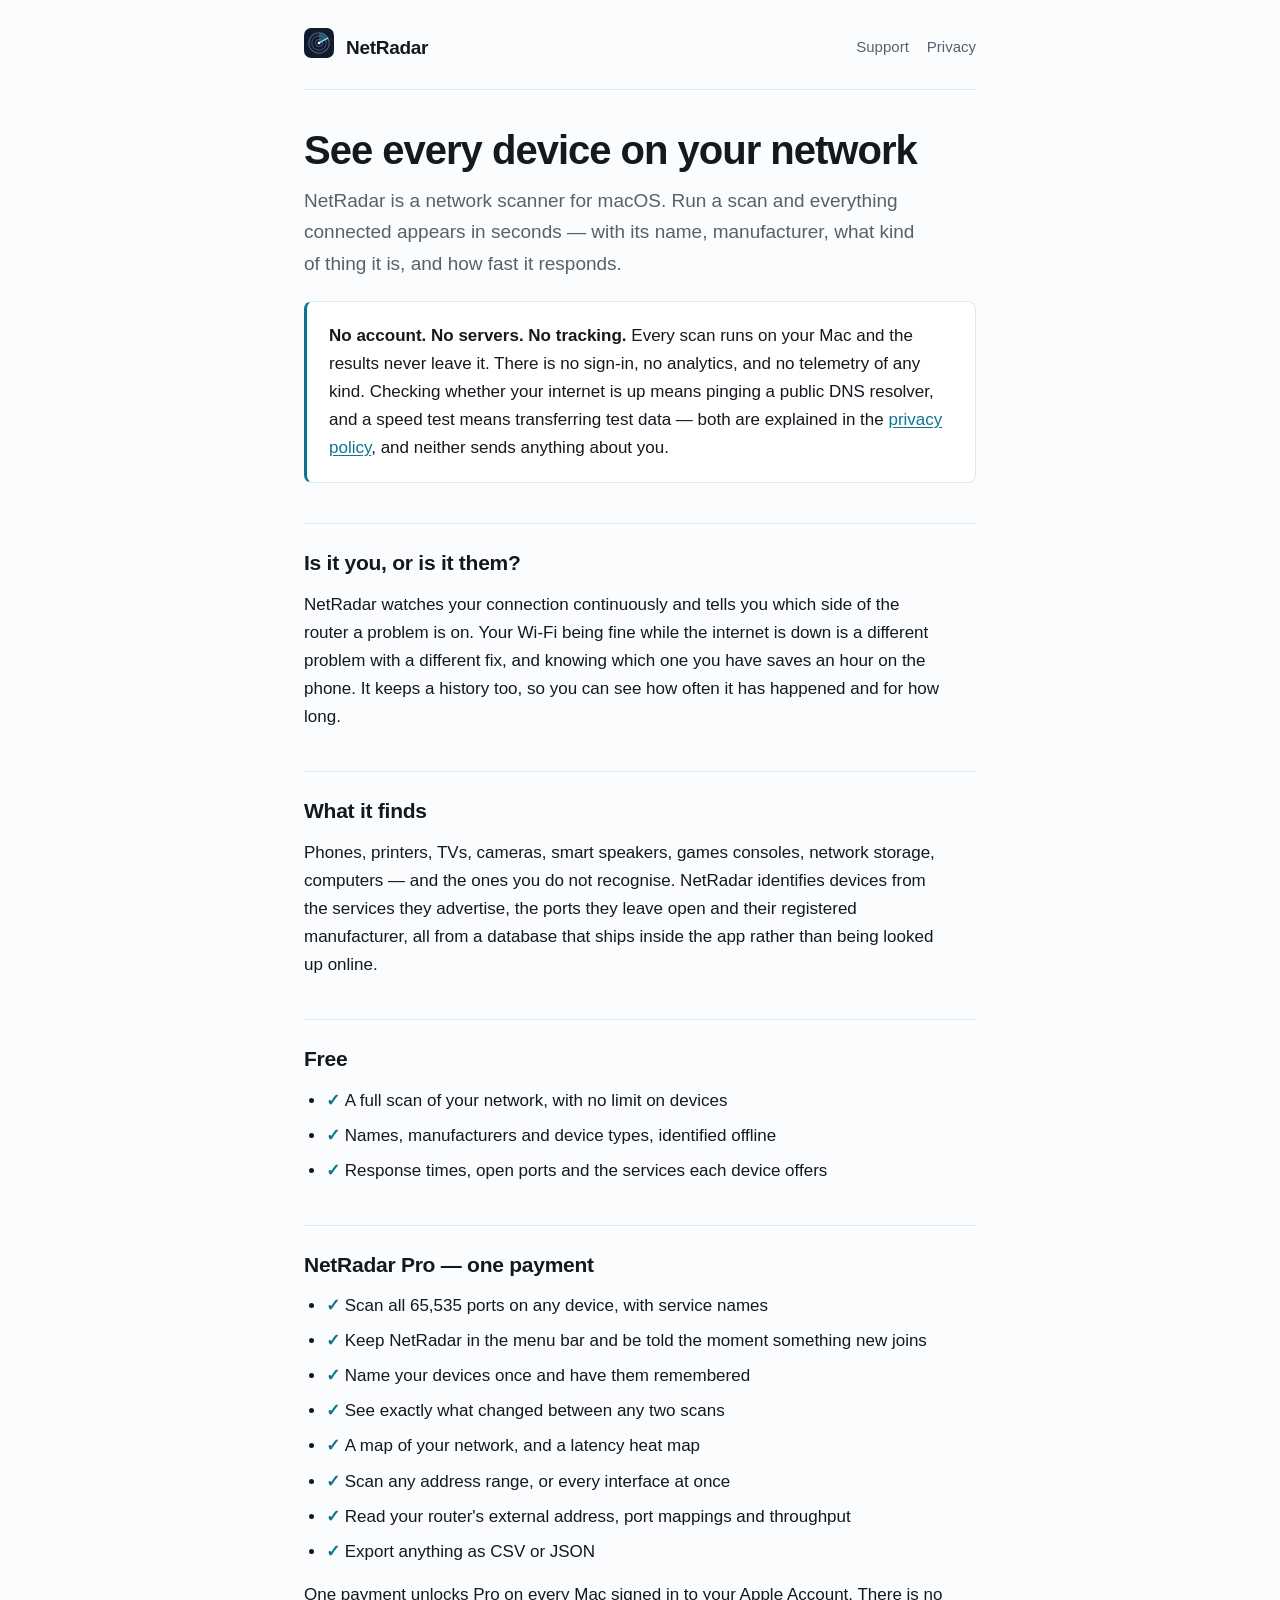
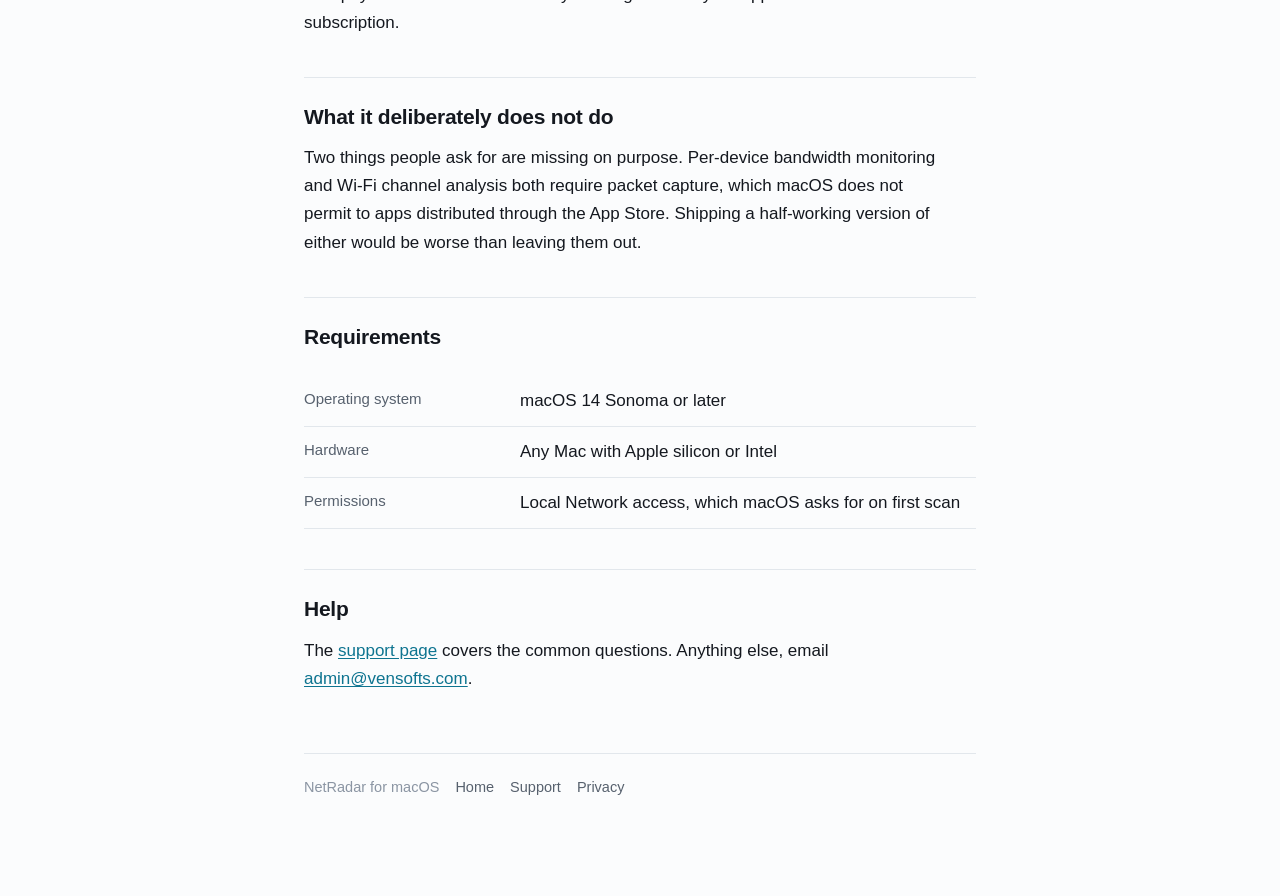
<file: docs/index.html>
<!DOCTYPE html>
<html lang="en">
<head>
<meta charset="utf-8">
<meta name="viewport" content="width=device-width, initial-scale=1">
<title>NetRadar · See every device on your network</title>
<meta name="description" content="A local network scanner for macOS. No account, no servers, nothing uploaded.">
<link rel="stylesheet" href="style.css">
</head>
<body>
<div class="wrap">

<header class="site">
  <span class="mark"><svg width="30" height="30" viewBox="0 0 100 100" xmlns="http://www.w3.org/2000/svg" role="img" aria-label="NetRadar"><rect width="100" height="100" rx="24" fill="#101B2E"/><g fill="none" stroke="#8FA3BC" stroke-opacity="0.5"><circle cx="50" cy="50" r="12" stroke-width="3"/><circle cx="50" cy="50" r="24" stroke-width="3"/><circle cx="50" cy="50" r="34" stroke-width="3.5"/></g><path d="M50 50 L50 16 A34 34 0 0 1 79 34 Z" fill="#3FB8D6" fill-opacity="0.34"/><path d="M50 50 L79 34" stroke="#8AE3F2" stroke-width="4.5" stroke-linecap="round"/><circle cx="50" cy="50" r="4.5" fill="#FFFFFF"/></svg></span>
  <a class="name" href="index.html">NetRadar</a>
  <nav>
    <a href="support.html">Support</a>
    <a href="privacy.html">Privacy</a>
  </nav>
</header>

<h1>See every device on your network</h1>
<p class="lede">NetRadar is a network scanner for macOS. Run a scan and everything connected appears in seconds — with its name, manufacturer, what kind of thing it is, and how fast it responds.</p>

<div class="card accent">
  <p><strong>No account. No servers. No tracking.</strong> Every scan runs on your Mac and the results never leave it. There is no sign-in, no analytics, and no telemetry of any kind. Checking whether your internet is up means pinging a public DNS resolver, and a speed test means transferring test data — both are explained in the <a href="privacy.html">privacy policy</a>, and neither sends anything about you.</p>
</div>

<h2>Is it you, or is it them?</h2>
<p>NetRadar watches your connection continuously and tells you which side of the router a problem is on. Your Wi-Fi being fine while the internet is down is a different problem with a different fix, and knowing which one you have saves an hour on the phone. It keeps a history too, so you can see how often it has happened and for how long.</p>

<h2>What it finds</h2>
<p>Phones, printers, TVs, cameras, smart speakers, games consoles, network storage, computers — and the ones you do not recognise. NetRadar identifies devices from the services they advertise, the ports they leave open and their registered manufacturer, all from a database that ships inside the app rather than being looked up online.</p>

<h2>Free</h2>
<ul>
  <li class="yes">A full scan of your network, with no limit on devices</li>
  <li class="yes">Names, manufacturers and device types, identified offline</li>
  <li class="yes">Response times, open ports and the services each device offers</li>
</ul>

<h2>NetRadar Pro — one payment</h2>
<ul>
  <li class="yes">Scan all 65,535 ports on any device, with service names</li>
  <li class="yes">Keep NetRadar in the menu bar and be told the moment something new joins</li>
  <li class="yes">Name your devices once and have them remembered</li>
  <li class="yes">See exactly what changed between any two scans</li>
  <li class="yes">A map of your network, and a latency heat map</li>
  <li class="yes">Scan any address range, or every interface at once</li>
  <li class="yes">Read your router's external address, port mappings and throughput</li>
  <li class="yes">Export anything as CSV or JSON</li>
</ul>
<p>One payment unlocks Pro on every Mac signed in to your Apple Account. There is no subscription.</p>

<h2>What it deliberately does not do</h2>
<p>Two things people ask for are missing on purpose. Per-device bandwidth monitoring and Wi-Fi channel analysis both require packet capture, which macOS does not permit to apps distributed through the App Store. Shipping a half-working version of either would be worse than leaving them out.</p>

<h2>Requirements</h2>
<dl class="facts">
  <div><dt>Operating system</dt><dd>macOS 14 Sonoma or later</dd></div>
  <div><dt>Hardware</dt><dd>Any Mac with Apple silicon or Intel</dd></div>
  <div><dt>Permissions</dt><dd>Local Network access, which macOS asks for on first scan</dd></div>
</dl>

<h2>Help</h2>
<p>The <a href="support.html">support page</a> covers the common questions. Anything else, email <a href="mailto:admin@vensofts.com">admin@vensofts.com</a>.</p>

<footer class="site">
  <span>NetRadar for macOS</span>
  <a href="index.html">Home</a>
  <a href="support.html">Support</a>
  <a href="privacy.html">Privacy</a>
</footer>

</div>
</body>
</html>
</file>
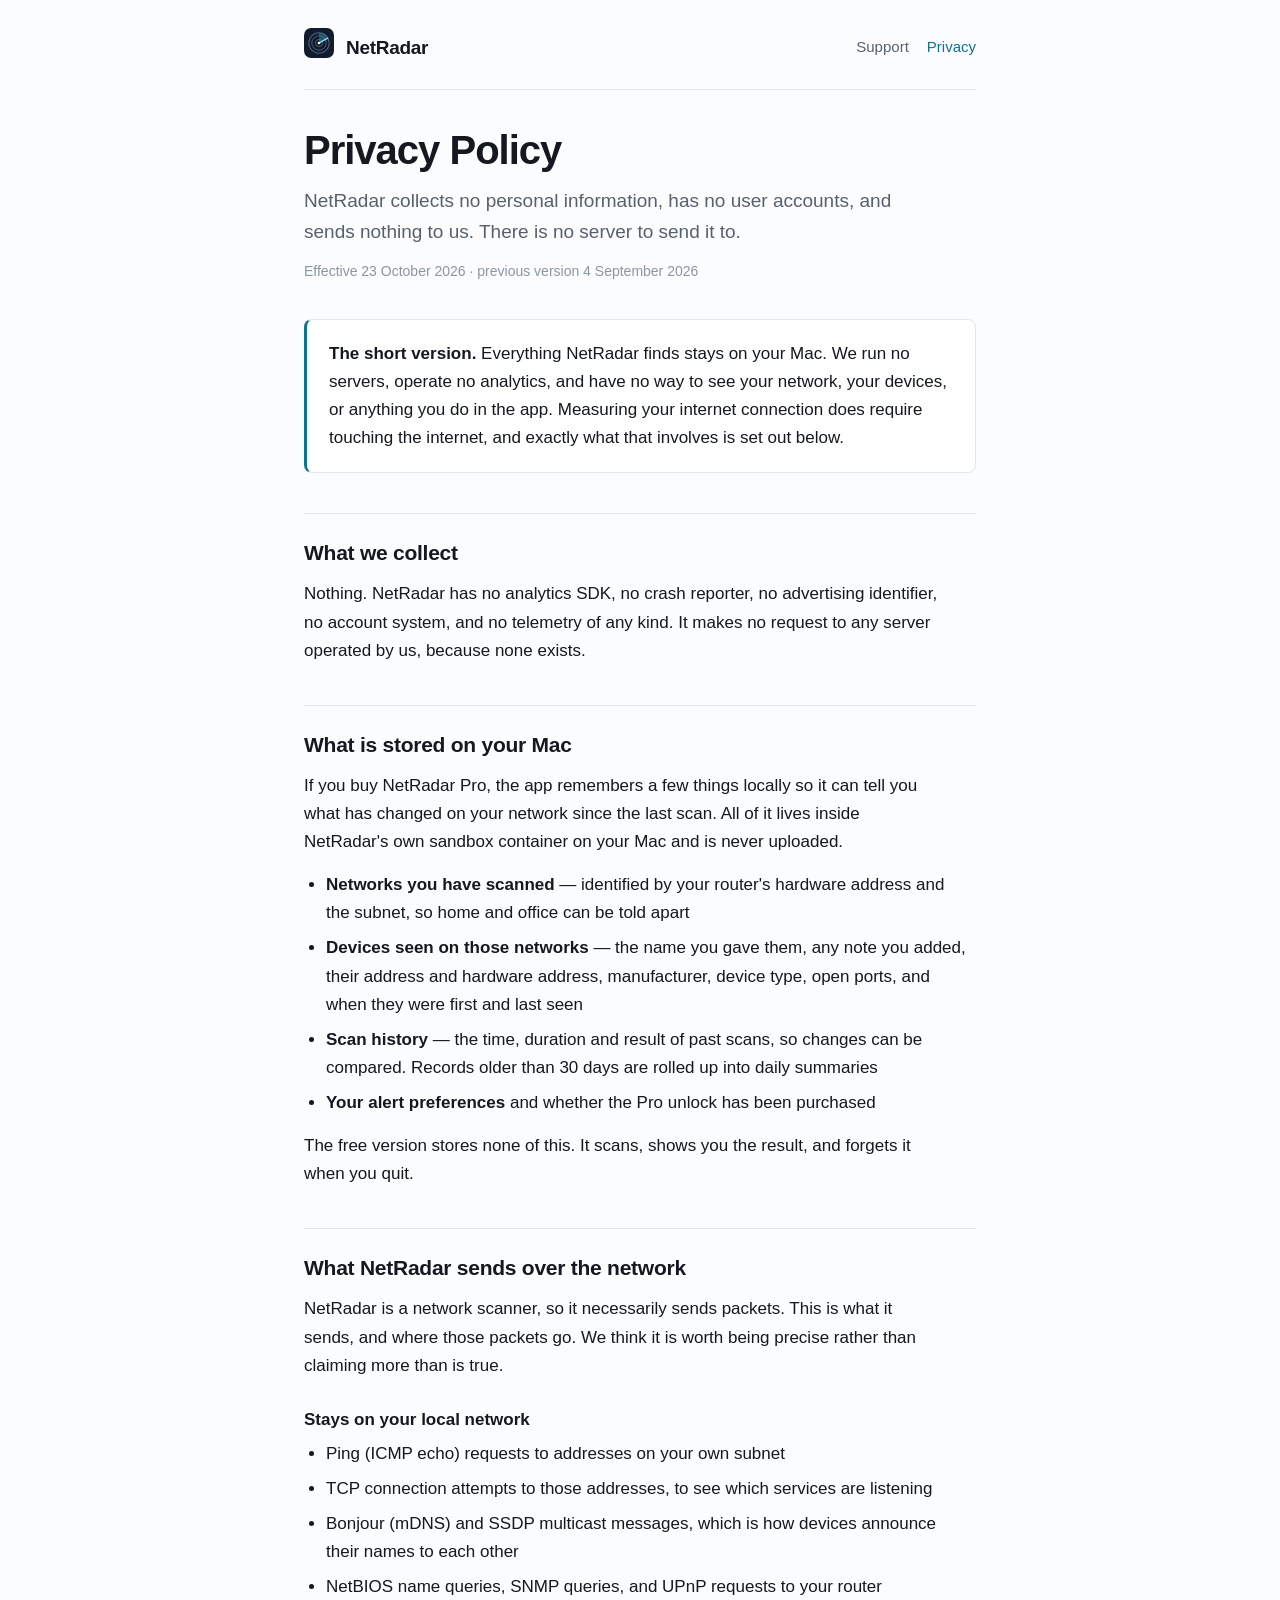
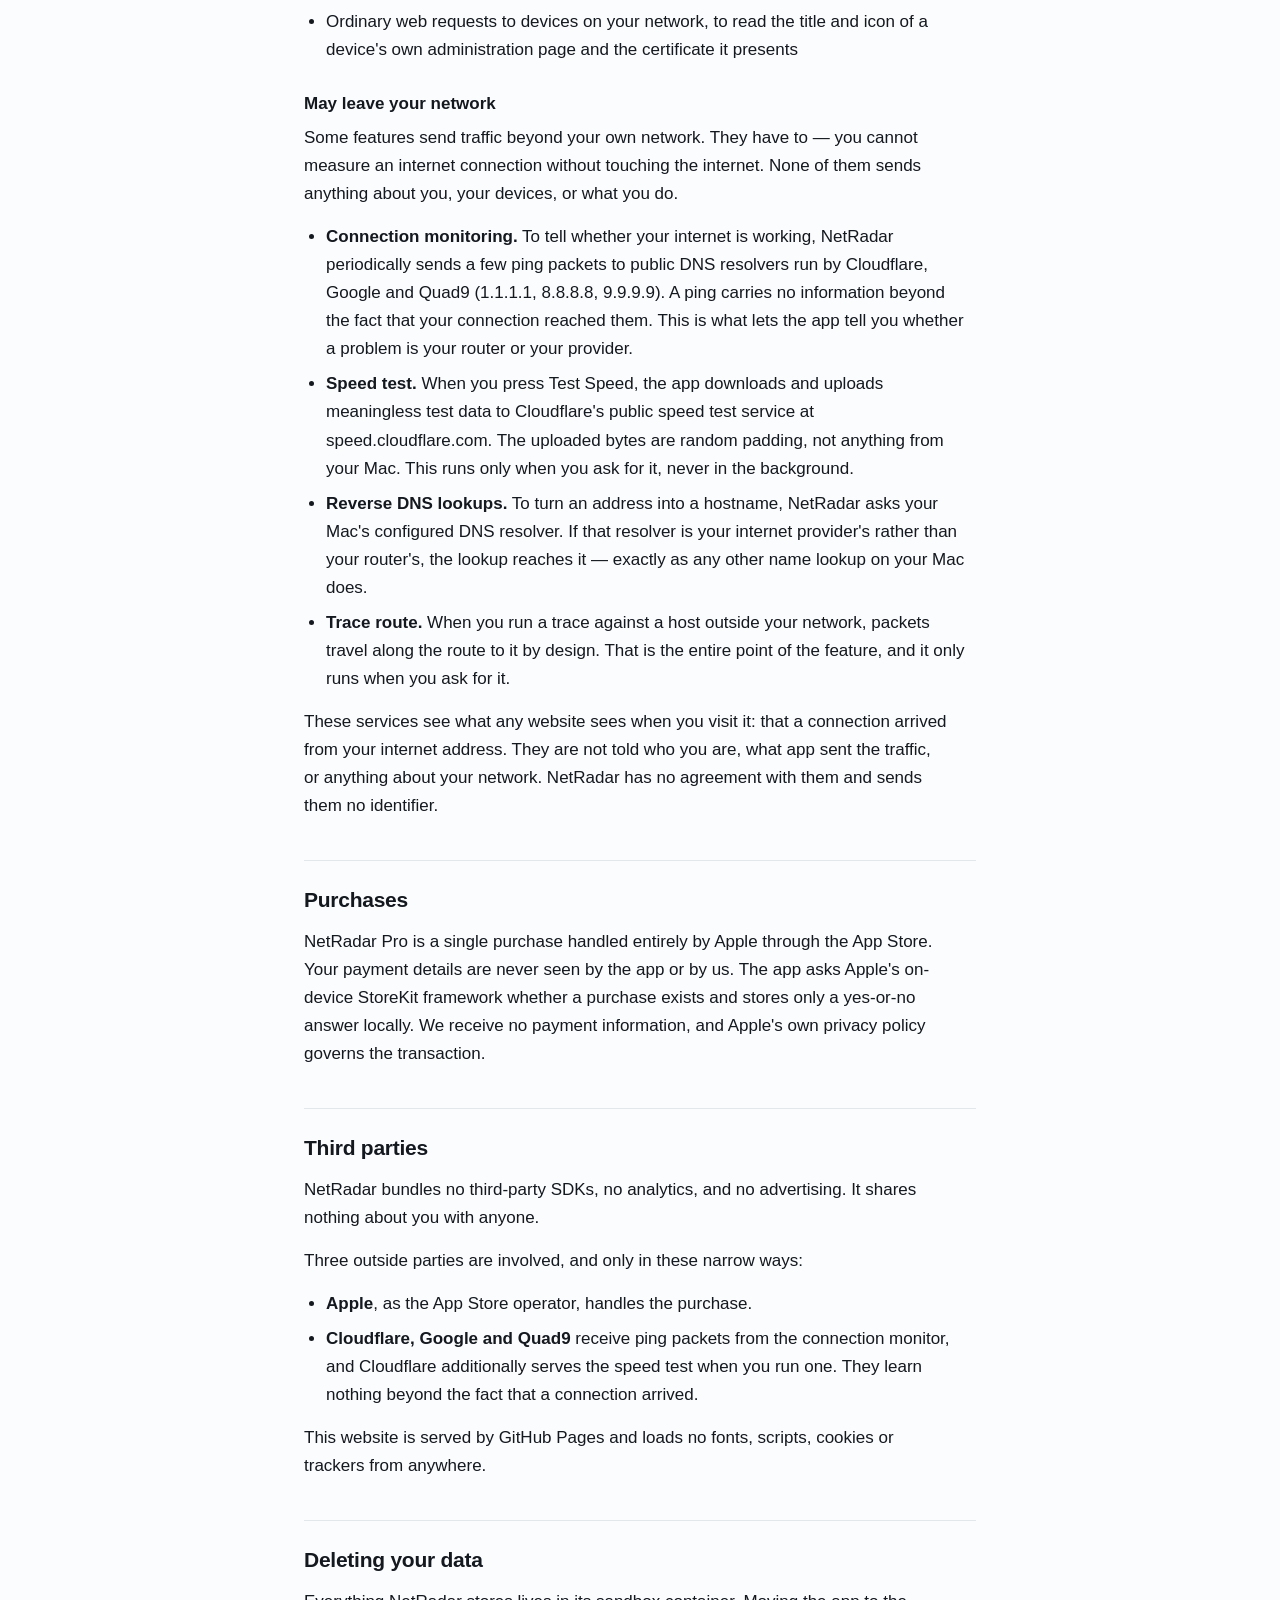
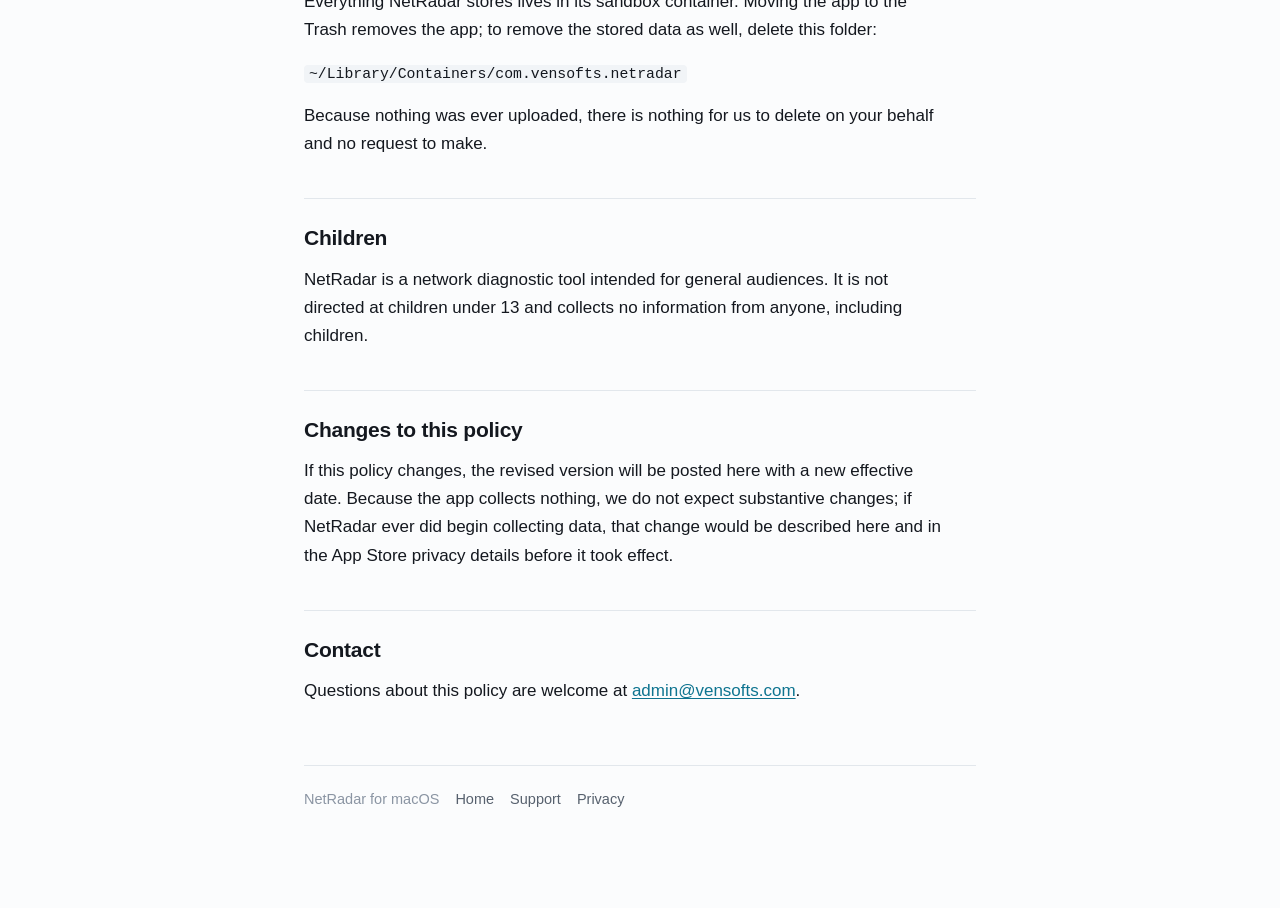
<file: docs/privacy.html>
<!DOCTYPE html>
<html lang="en">
<head>
<meta charset="utf-8">
<meta name="viewport" content="width=device-width, initial-scale=1">
<title>Privacy Policy · NetRadar</title>
<meta name="description" content="NetRadar collects nothing, transmits nothing, and has no servers. The full policy, in plain language.">
<link rel="stylesheet" href="style.css">
</head>
<body>
<div class="wrap">

<header class="site">
  <span class="mark"><svg width="30" height="30" viewBox="0 0 100 100" xmlns="http://www.w3.org/2000/svg" role="img" aria-label="NetRadar"><rect width="100" height="100" rx="24" fill="#101B2E"/><g fill="none" stroke="#8FA3BC" stroke-opacity="0.5"><circle cx="50" cy="50" r="12" stroke-width="3"/><circle cx="50" cy="50" r="24" stroke-width="3"/><circle cx="50" cy="50" r="34" stroke-width="3.5"/></g><path d="M50 50 L50 16 A34 34 0 0 1 79 34 Z" fill="#3FB8D6" fill-opacity="0.34"/><path d="M50 50 L79 34" stroke="#8AE3F2" stroke-width="4.5" stroke-linecap="round"/><circle cx="50" cy="50" r="4.5" fill="#FFFFFF"/></svg></span>
  <a class="name" href="index.html">NetRadar</a>
  <nav>
    <a href="support.html">Support</a>
    <a href="privacy.html" aria-current="page">Privacy</a>
  </nav>
</header>

<h1>Privacy Policy</h1>
<p class="lede">NetRadar collects no personal information, has no user accounts, and sends nothing to us. There is no server to send it to.</p>
<p class="updated">Effective 23 October 2026 · previous version 4 September 2026</p>

<div class="card accent">
  <p><strong>The short version.</strong> Everything NetRadar finds stays on your Mac. We run no servers, operate no analytics, and have no way to see your network, your devices, or anything you do in the app. Measuring your internet connection does require touching the internet, and exactly what that involves is set out below.</p>
</div>

<h2>What we collect</h2>
<p>Nothing. NetRadar has no analytics SDK, no crash reporter, no advertising identifier, no account system, and no telemetry of any kind. It makes no request to any server operated by us, because none exists.</p>

<h2>What is stored on your Mac</h2>
<p>If you buy NetRadar Pro, the app remembers a few things locally so it can tell you what has changed on your network since the last scan. All of it lives inside NetRadar's own sandbox container on your Mac and is never uploaded.</p>
<ul>
  <li><strong>Networks you have scanned</strong> — identified by your router's hardware address and the subnet, so home and office can be told apart</li>
  <li><strong>Devices seen on those networks</strong> — the name you gave them, any note you added, their address and hardware address, manufacturer, device type, open ports, and when they were first and last seen</li>
  <li><strong>Scan history</strong> — the time, duration and result of past scans, so changes can be compared. Records older than 30 days are rolled up into daily summaries</li>
  <li><strong>Your alert preferences</strong> and whether the Pro unlock has been purchased</li>
</ul>
<p>The free version stores none of this. It scans, shows you the result, and forgets it when you quit.</p>

<h2>What NetRadar sends over the network</h2>
<p>NetRadar is a network scanner, so it necessarily sends packets. This is what it sends, and where those packets go. We think it is worth being precise rather than claiming more than is true.</p>

<h3>Stays on your local network</h3>
<ul>
  <li>Ping (ICMP echo) requests to addresses on your own subnet</li>
  <li>TCP connection attempts to those addresses, to see which services are listening</li>
  <li>Bonjour (mDNS) and SSDP multicast messages, which is how devices announce their names to each other</li>
  <li>NetBIOS name queries, SNMP queries, and UPnP requests to your router</li>
  <li>Ordinary web requests to devices on your network, to read the title and icon of a device's own administration page and the certificate it presents</li>
</ul>

<h3>May leave your network</h3>
<p>Some features send traffic beyond your own network. They have to — you cannot measure an internet connection without touching the internet. None of them sends anything about you, your devices, or what you do.</p>
<ul>
  <li><strong>Connection monitoring.</strong> To tell whether your internet is working, NetRadar periodically sends a few ping packets to public DNS resolvers run by Cloudflare, Google and Quad9 (1.1.1.1, 8.8.8.8, 9.9.9.9). A ping carries no information beyond the fact that your connection reached them. This is what lets the app tell you whether a problem is your router or your provider.</li>
  <li><strong>Speed test.</strong> When you press Test Speed, the app downloads and uploads meaningless test data to Cloudflare's public speed test service at speed.cloudflare.com. The uploaded bytes are random padding, not anything from your Mac. This runs only when you ask for it, never in the background.</li>
  <li><strong>Reverse DNS lookups.</strong> To turn an address into a hostname, NetRadar asks your Mac's configured DNS resolver. If that resolver is your internet provider's rather than your router's, the lookup reaches it — exactly as any other name lookup on your Mac does.</li>
  <li><strong>Trace route.</strong> When you run a trace against a host outside your network, packets travel along the route to it by design. That is the entire point of the feature, and it only runs when you ask for it.</li>
</ul>
<p>These services see what any website sees when you visit it: that a connection arrived from your internet address. They are not told who you are, what app sent the traffic, or anything about your network. NetRadar has no agreement with them and sends them no identifier.</p>

<h2>Purchases</h2>
<p>NetRadar Pro is a single purchase handled entirely by Apple through the App Store. Your payment details are never seen by the app or by us. The app asks Apple's on-device StoreKit framework whether a purchase exists and stores only a yes-or-no answer locally. We receive no payment information, and Apple's own privacy policy governs the transaction.</p>

<h2>Third parties</h2>
<p>NetRadar bundles no third-party SDKs, no analytics, and no advertising. It shares nothing about you with anyone.</p>
<p>Three outside parties are involved, and only in these narrow ways:</p>
<ul>
  <li><strong>Apple</strong>, as the App Store operator, handles the purchase.</li>
  <li><strong>Cloudflare, Google and Quad9</strong> receive ping packets from the connection monitor, and Cloudflare additionally serves the speed test when you run one. They learn nothing beyond the fact that a connection arrived.</li>
</ul>
<p>This website is served by GitHub Pages and loads no fonts, scripts, cookies or trackers from anywhere.</p>

<h2>Deleting your data</h2>
<p>Everything NetRadar stores lives in its sandbox container. Moving the app to the Trash removes the app; to remove the stored data as well, delete this folder:</p>
<p><code>~/Library/Containers/com.vensofts.netradar</code></p>
<p>Because nothing was ever uploaded, there is nothing for us to delete on your behalf and no request to make.</p>

<h2>Children</h2>
<p>NetRadar is a network diagnostic tool intended for general audiences. It is not directed at children under 13 and collects no information from anyone, including children.</p>

<h2>Changes to this policy</h2>
<p>If this policy changes, the revised version will be posted here with a new effective date. Because the app collects nothing, we do not expect substantive changes; if NetRadar ever did begin collecting data, that change would be described here and in the App Store privacy details before it took effect.</p>

<h2>Contact</h2>
<p>Questions about this policy are welcome at <a href="mailto:admin@vensofts.com">admin@vensofts.com</a>.</p>

<footer class="site">
  <span>NetRadar for macOS</span>
  <a href="index.html">Home</a>
  <a href="support.html">Support</a>
  <a href="privacy.html">Privacy</a>
</footer>

</div>
</body>
</html>
</file>
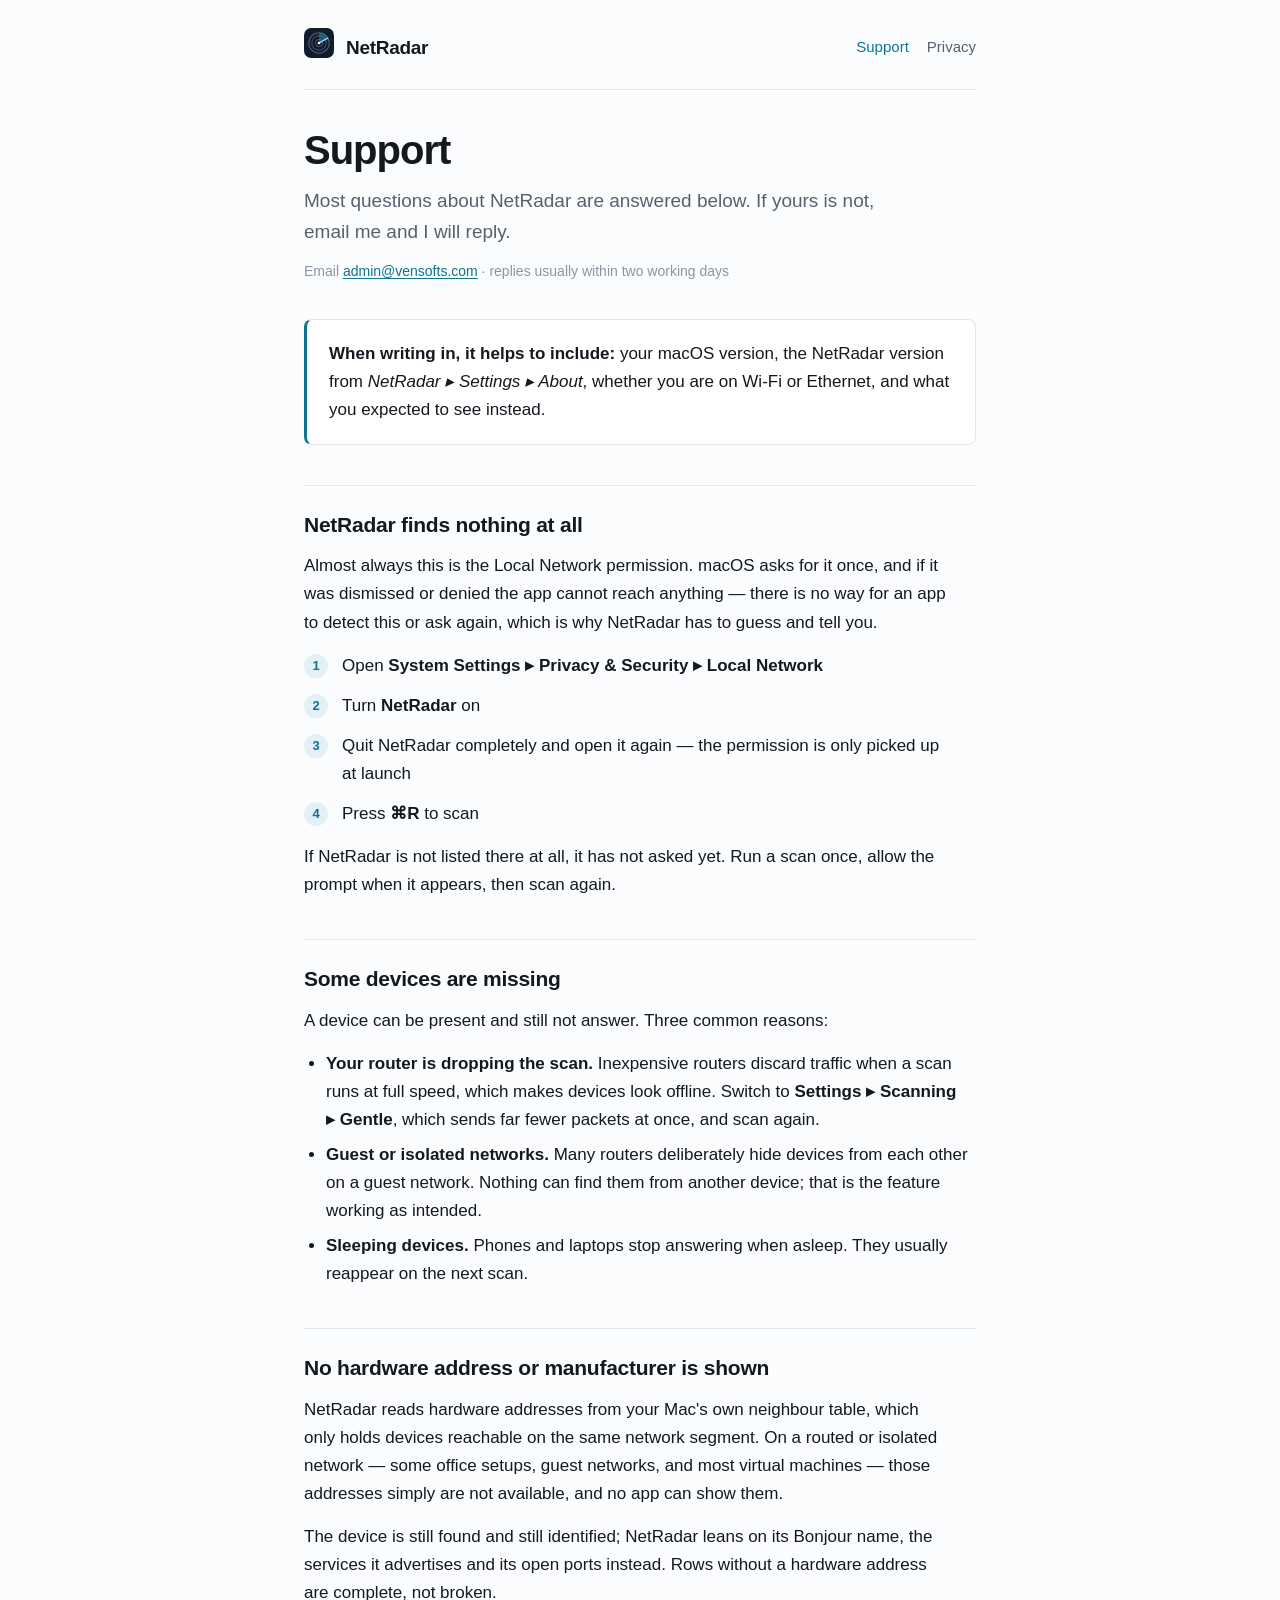
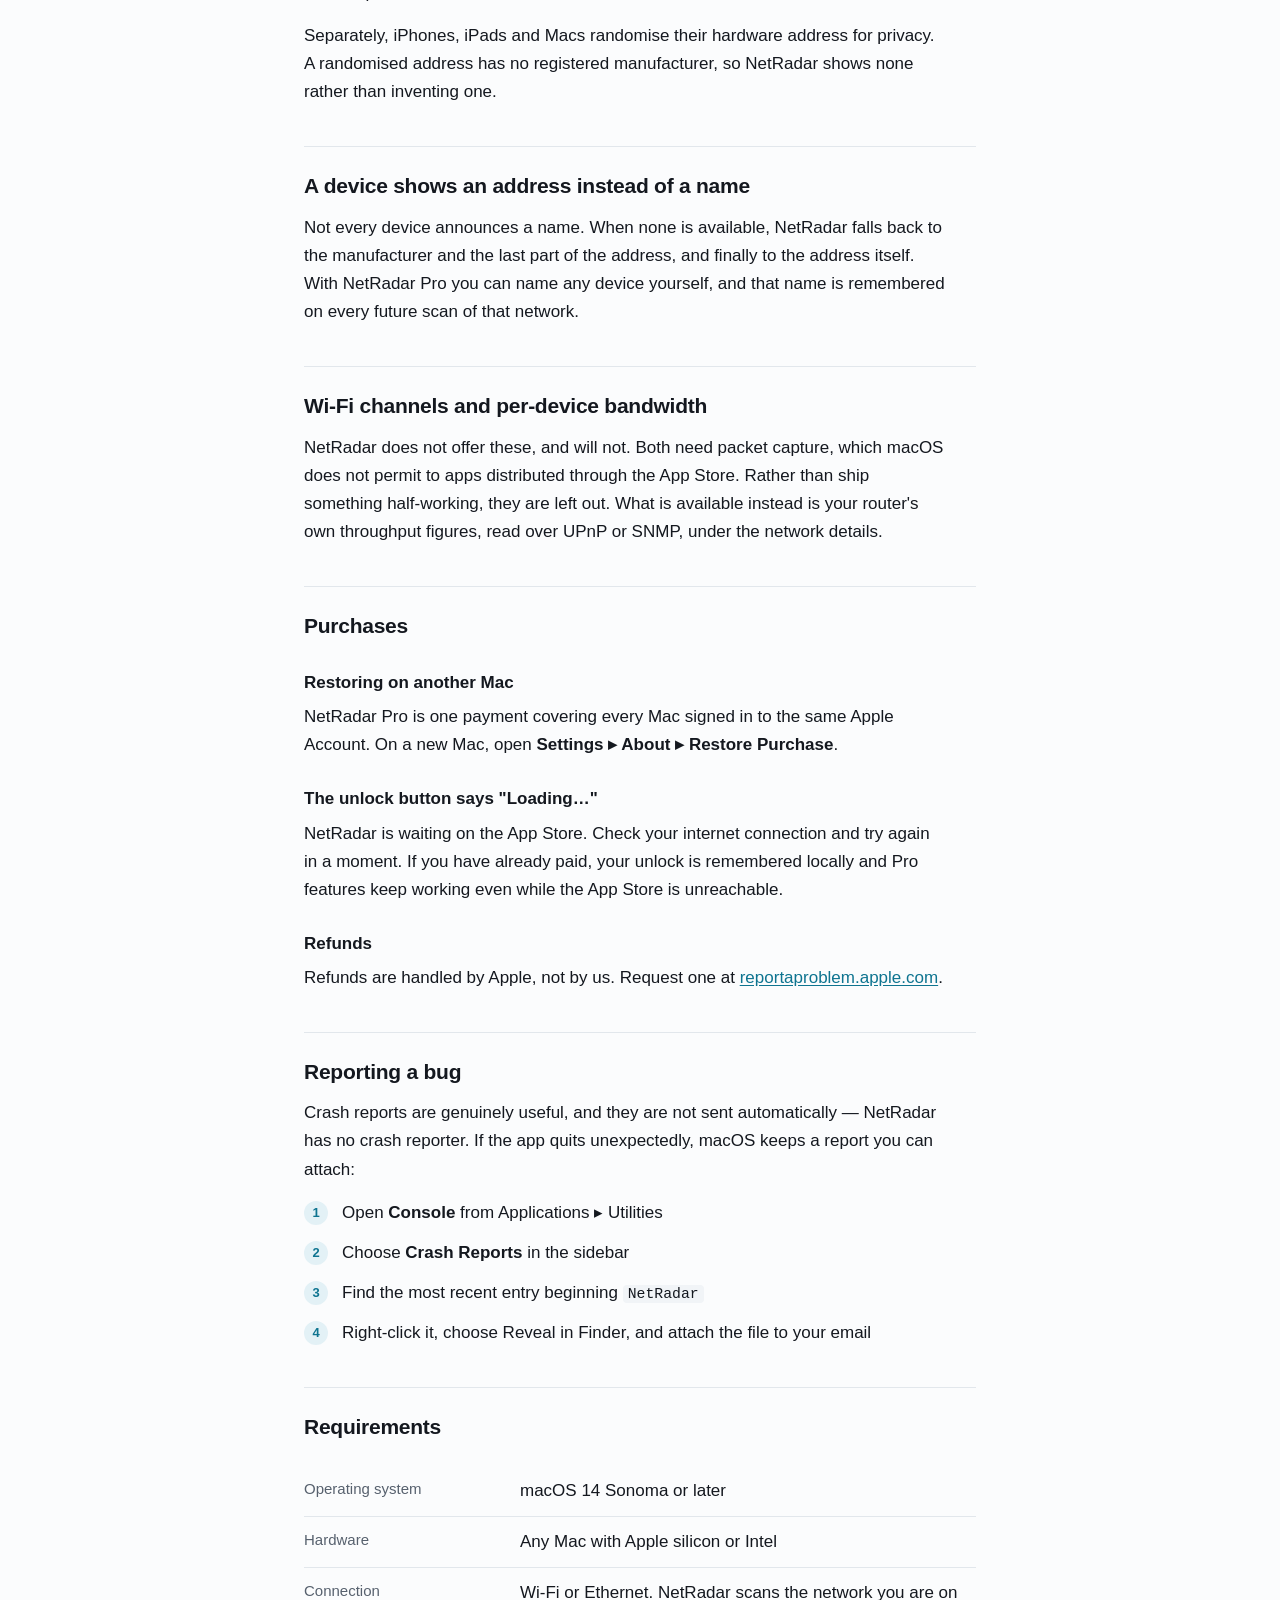
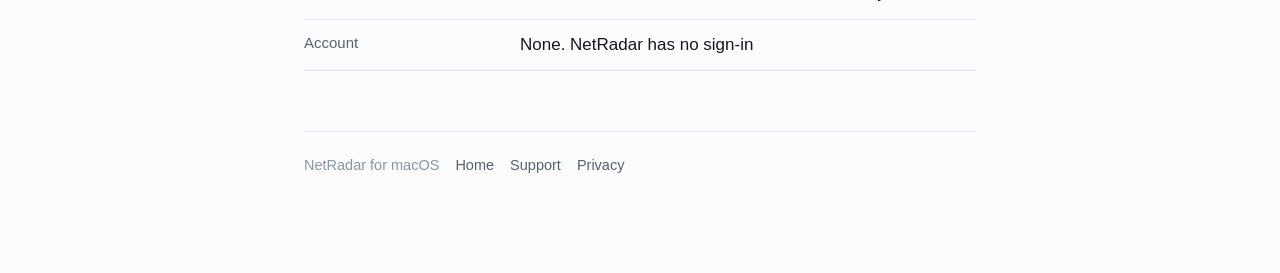
<file: docs/support.html>
<!DOCTYPE html>
<html lang="en">
<head>
<meta charset="utf-8">
<meta name="viewport" content="width=device-width, initial-scale=1">
<title>Support · NetRadar</title>
<meta name="description" content="Help with NetRadar for macOS: Local Network permission, missing devices, hardware addresses, and purchases.">
<link rel="stylesheet" href="style.css">
</head>
<body>
<div class="wrap">

<header class="site">
  <span class="mark"><svg width="30" height="30" viewBox="0 0 100 100" xmlns="http://www.w3.org/2000/svg" role="img" aria-label="NetRadar"><rect width="100" height="100" rx="24" fill="#101B2E"/><g fill="none" stroke="#8FA3BC" stroke-opacity="0.5"><circle cx="50" cy="50" r="12" stroke-width="3"/><circle cx="50" cy="50" r="24" stroke-width="3"/><circle cx="50" cy="50" r="34" stroke-width="3.5"/></g><path d="M50 50 L50 16 A34 34 0 0 1 79 34 Z" fill="#3FB8D6" fill-opacity="0.34"/><path d="M50 50 L79 34" stroke="#8AE3F2" stroke-width="4.5" stroke-linecap="round"/><circle cx="50" cy="50" r="4.5" fill="#FFFFFF"/></svg></span>
  <a class="name" href="index.html">NetRadar</a>
  <nav>
    <a href="support.html" aria-current="page">Support</a>
    <a href="privacy.html">Privacy</a>
  </nav>
</header>

<h1>Support</h1>
<p class="lede">Most questions about NetRadar are answered below. If yours is not, email me and I will reply.</p>
<p class="updated">Email <a href="mailto:admin@vensofts.com">admin@vensofts.com</a> · replies usually within two working days</p>

<div class="card accent">
  <p><strong>When writing in, it helps to include:</strong> your macOS version, the NetRadar version from <em>NetRadar ▸ Settings ▸ About</em>, whether you are on Wi-Fi or Ethernet, and what you expected to see instead.</p>
</div>

<h2>NetRadar finds nothing at all</h2>
<p>Almost always this is the Local Network permission. macOS asks for it once, and if it was dismissed or denied the app cannot reach anything — there is no way for an app to detect this or ask again, which is why NetRadar has to guess and tell you.</p>
<ol class="steps">
  <li>Open <strong>System Settings ▸ Privacy &amp; Security ▸ Local Network</strong></li>
  <li>Turn <strong>NetRadar</strong> on</li>
  <li>Quit NetRadar completely and open it again — the permission is only picked up at launch</li>
  <li>Press <strong>⌘R</strong> to scan</li>
</ol>
<p>If NetRadar is not listed there at all, it has not asked yet. Run a scan once, allow the prompt when it appears, then scan again.</p>

<h2>Some devices are missing</h2>
<p>A device can be present and still not answer. Three common reasons:</p>
<ul>
  <li><strong>Your router is dropping the scan.</strong> Inexpensive routers discard traffic when a scan runs at full speed, which makes devices look offline. Switch to <strong>Settings ▸ Scanning ▸ Gentle</strong>, which sends far fewer packets at once, and scan again.</li>
  <li><strong>Guest or isolated networks.</strong> Many routers deliberately hide devices from each other on a guest network. Nothing can find them from another device; that is the feature working as intended.</li>
  <li><strong>Sleeping devices.</strong> Phones and laptops stop answering when asleep. They usually reappear on the next scan.</li>
</ul>

<h2>No hardware address or manufacturer is shown</h2>
<p>NetRadar reads hardware addresses from your Mac's own neighbour table, which only holds devices reachable on the same network segment. On a routed or isolated network — some office setups, guest networks, and most virtual machines — those addresses simply are not available, and no app can show them.</p>
<p>The device is still found and still identified; NetRadar leans on its Bonjour name, the services it advertises and its open ports instead. Rows without a hardware address are complete, not broken.</p>
<p>Separately, iPhones, iPads and Macs randomise their hardware address for privacy. A randomised address has no registered manufacturer, so NetRadar shows none rather than inventing one.</p>

<h2>A device shows an address instead of a name</h2>
<p>Not every device announces a name. When none is available, NetRadar falls back to the manufacturer and the last part of the address, and finally to the address itself. With NetRadar Pro you can name any device yourself, and that name is remembered on every future scan of that network.</p>

<h2>Wi-Fi channels and per-device bandwidth</h2>
<p>NetRadar does not offer these, and will not. Both need packet capture, which macOS does not permit to apps distributed through the App Store. Rather than ship something half-working, they are left out. What is available instead is your router's own throughput figures, read over UPnP or SNMP, under the network details.</p>

<h2>Purchases</h2>
<h3>Restoring on another Mac</h3>
<p>NetRadar Pro is one payment covering every Mac signed in to the same Apple Account. On a new Mac, open <strong>Settings ▸ About ▸ Restore Purchase</strong>.</p>
<h3>The unlock button says "Loading…"</h3>
<p>NetRadar is waiting on the App Store. Check your internet connection and try again in a moment. If you have already paid, your unlock is remembered locally and Pro features keep working even while the App Store is unreachable.</p>
<h3>Refunds</h3>
<p>Refunds are handled by Apple, not by us. Request one at <a href="https://reportaproblem.apple.com">reportaproblem.apple.com</a>.</p>

<h2>Reporting a bug</h2>
<p>Crash reports are genuinely useful, and they are not sent automatically — NetRadar has no crash reporter. If the app quits unexpectedly, macOS keeps a report you can attach:</p>
<ol class="steps">
  <li>Open <strong>Console</strong> from Applications ▸ Utilities</li>
  <li>Choose <strong>Crash Reports</strong> in the sidebar</li>
  <li>Find the most recent entry beginning <code>NetRadar</code></li>
  <li>Right-click it, choose Reveal in Finder, and attach the file to your email</li>
</ol>

<h2>Requirements</h2>
<dl class="facts">
  <div><dt>Operating system</dt><dd>macOS 14 Sonoma or later</dd></div>
  <div><dt>Hardware</dt><dd>Any Mac with Apple silicon or Intel</dd></div>
  <div><dt>Connection</dt><dd>Wi-Fi or Ethernet. NetRadar scans the network you are on</dd></div>
  <div><dt>Account</dt><dd>None. NetRadar has no sign-in</dd></div>
</dl>

<footer class="site">
  <span>NetRadar for macOS</span>
  <a href="index.html">Home</a>
  <a href="support.html">Support</a>
  <a href="privacy.html">Privacy</a>
</footer>

</div>
</body>
</html>
</file>
<file: docs/style.css>
/* NetRadar site styles.
   No web fonts, no analytics, no third-party requests of any kind — which is
   the same promise the product makes, and worth keeping literally true on the
   privacy policy page itself. */

:root {
  --ground: #FBFCFD;
  --surface: #FFFFFF;
  --sunken: #F1F4F7;
  --ink: #14181F;
  --ink-muted: #57616E;
  --ink-faint: #8B95A3;
  --rule: #E2E7EC;
  --accent: #0E7490;
  --accent-soft: #E3F1F6;
  --warn-soft: #FBEEDC;
  --warn-ink: #8A4B06;
}

@media (prefers-color-scheme: dark) {
  :root {
    --ground: #0E1420;
    --surface: #16202F;
    --sunken: #1B2635;
    --ink: #E8EDF5;
    --ink-muted: #98A5B6;
    --ink-faint: #6B7889;
    --rule: #24303F;
    --accent: #3FB8D6;
    --accent-soft: #10333F;
    --warn-soft: #33260F;
    --warn-ink: #E2A33C;
  }
}

* { box-sizing: border-box; }

body {
  margin: 0;
  background: var(--ground);
  color: var(--ink);
  font-family: -apple-system, BlinkMacSystemFont, "Segoe UI", Roboto,
               "Helvetica Neue", Arial, sans-serif;
  font-size: 17px;
  line-height: 1.65;
  -webkit-font-smoothing: antialiased;
}

.wrap { max-width: 720px; margin: 0 auto; padding: 0 24px 96px; }

/* ---- masthead ---- */

header.site {
  display: flex;
  align-items: center;
  gap: 12px;
  padding: 28px 0 22px;
  border-bottom: 1px solid var(--rule);
  margin-bottom: 38px;
}

header.site .mark { flex: none; }

header.site a.name {
  font-size: 19px;
  font-weight: 650;
  letter-spacing: -0.015em;
  color: var(--ink);
  text-decoration: none;
}

header.site nav {
  margin-left: auto;
  display: flex;
  gap: 18px;
  font-size: 15px;
}

header.site nav a {
  color: var(--ink-muted);
  text-decoration: none;
}
header.site nav a:hover, header.site nav a[aria-current="page"] { color: var(--accent); }

/* ---- type ---- */

h1 {
  font-size: clamp(30px, 5vw, 40px);
  line-height: 1.12;
  letter-spacing: -0.025em;
  margin: 0 0 12px;
  text-wrap: balance;
}

.lede {
  font-size: 19px;
  color: var(--ink-muted);
  margin: 0 0 12px;
  max-width: 58ch;
}

.updated {
  font-size: 14px;
  color: var(--ink-faint);
  margin: 0 0 36px;
}

h2 {
  font-size: 21px;
  letter-spacing: -0.012em;
  margin: 40px 0 10px;
  padding-top: 22px;
  border-top: 1px solid var(--rule);
  text-wrap: balance;
}

h3 { font-size: 17px; margin: 26px 0 6px; }

p, li { max-width: 68ch; }
p { margin: 0 0 15px; }

ul, ol { padding-left: 22px; margin: 0 0 15px; }
li { margin-bottom: 7px; }

a { color: var(--accent); text-underline-offset: 2px; }

strong { font-weight: 650; }

code {
  font-family: ui-monospace, SFMono-Regular, Menlo, monospace;
  font-size: 0.87em;
  background: var(--sunken);
  padding: 1px 5px;
  border-radius: 4px;
}

/* ---- components ---- */

.card {
  background: var(--surface);
  border: 1px solid var(--rule);
  border-radius: 8px;
  padding: 20px 22px;
  margin: 22px 0;
}
.card :last-child { margin-bottom: 0; }

.card.accent { border-left: 3px solid var(--accent); }

.note {
  background: var(--warn-soft);
  color: var(--warn-ink);
  border-radius: 8px;
  padding: 16px 18px;
  margin: 22px 0;
  font-size: 15.5px;
}
.note :last-child { margin-bottom: 0; }

/* The marker is positioned rather than laid out as a grid item: every inline
   node inside a grid container becomes its own grid item, which put each word
   of a step onto its own line. */
.steps { counter-reset: step; list-style: none; padding-left: 0; }
.steps li {
  counter-increment: step;
  position: relative;
  padding-left: 38px;
  margin-bottom: 12px;
}
.steps li::before {
  content: counter(step);
  position: absolute;
  left: 0;
  top: 2px;
  font-variant-numeric: tabular-nums;
  font-size: 13px;
  font-weight: 650;
  color: var(--accent);
  background: var(--accent-soft);
  border-radius: 50%;
  width: 24px;
  height: 24px;
  display: grid;
  place-items: center;
}

dl.facts { margin: 22px 0; }
dl.facts div {
  display: grid;
  grid-template-columns: 200px 1fr;
  gap: 16px;
  padding: 11px 0;
  border-bottom: 1px solid var(--rule);
}
dl.facts dt { color: var(--ink-muted); font-size: 15px; }
dl.facts dd { margin: 0; }

.yes::before { content: "✓ "; color: var(--accent); font-weight: 700; }
.no::before  { content: "✗ "; color: var(--ink-faint); font-weight: 700; }

footer.site {
  margin-top: 60px;
  padding-top: 22px;
  border-top: 1px solid var(--rule);
  font-size: 14.5px;
  color: var(--ink-faint);
  display: flex;
  flex-wrap: wrap;
  gap: 16px;
}
footer.site a { color: var(--ink-muted); text-decoration: none; }
footer.site a:hover { color: var(--accent); }

@media (max-width: 560px) {
  body { font-size: 16px; }
  dl.facts div { grid-template-columns: 1fr; gap: 2px; }
  header.site nav { width: 100%; margin-left: 0; padding-top: 6px; }
}
</file>
